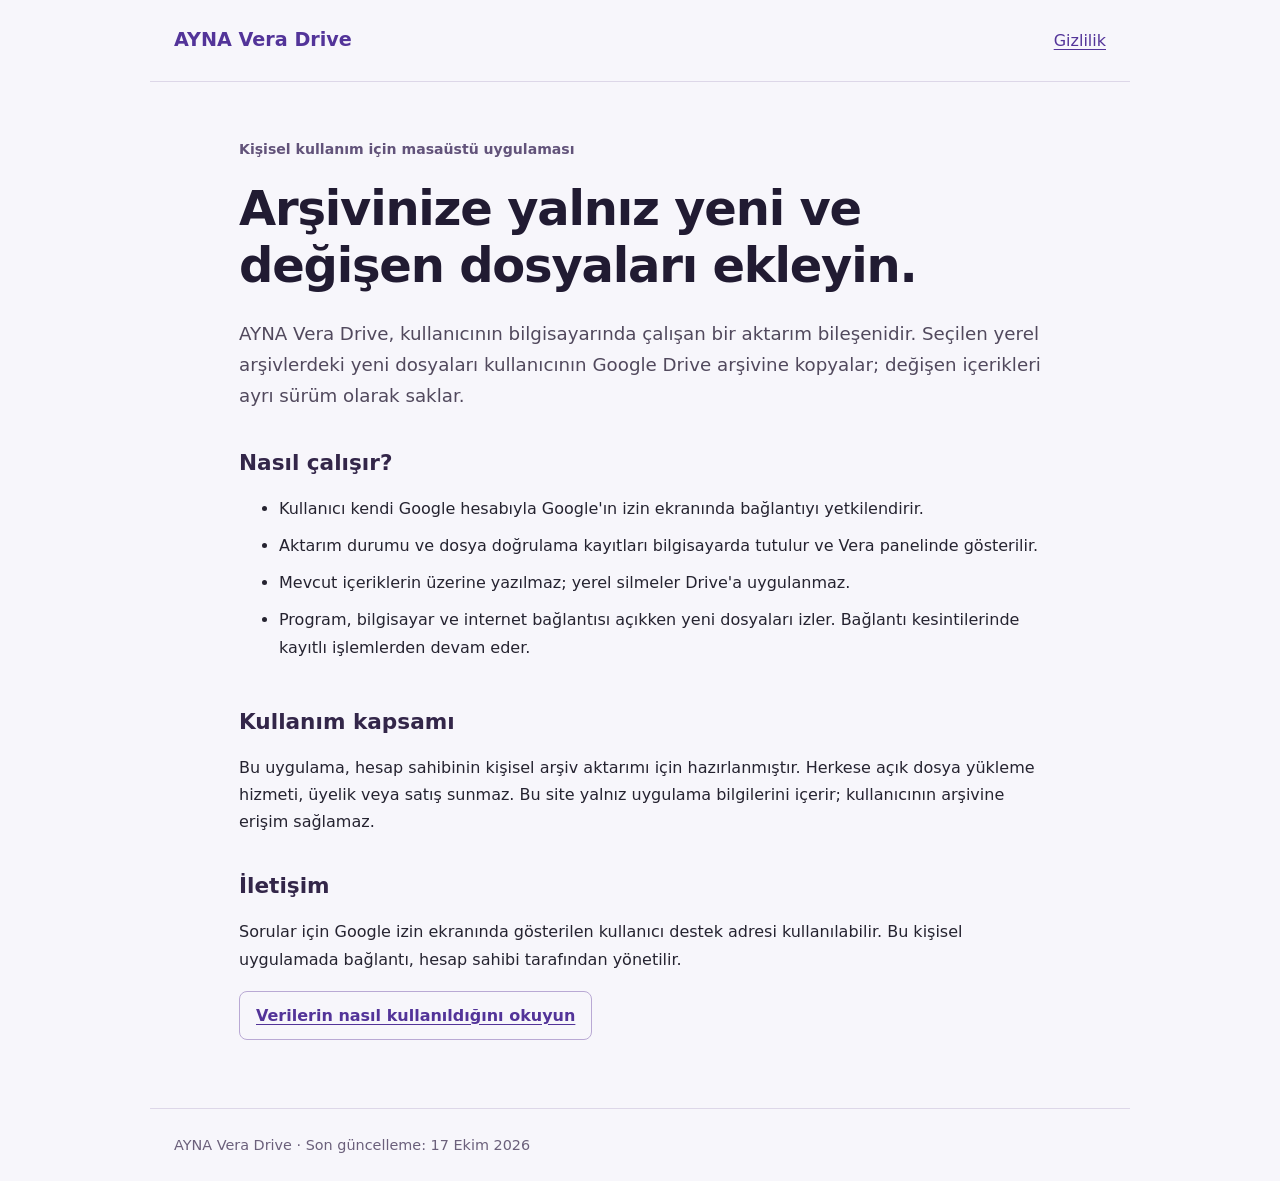
<file: index.html>
<!doctype html>
<html lang="tr">
<head>
  <meta charset="utf-8">
  <meta name="viewport" content="width=device-width, initial-scale=1">
  <meta name="description" content="AYNA Vera Drive kişisel arşiv aktarım uygulaması hakkında bilgi.">
  <title>AYNA Vera Drive — Kişisel arşiv aktarımı</title>
  <link rel="stylesheet" href="style.css">
</head>
<body>
  <header><a class="brand" href="index.html">AYNA Vera Drive</a><nav aria-label="Ana menü"><a href="privacy.html">Gizlilik</a></nav></header>
  <main>
    <p class="eyebrow">Kişisel kullanım için masaüstü uygulaması</p>
    <h1>Arşivinize yalnız yeni ve değişen dosyaları ekleyin.</h1>
    <p class="lead">AYNA Vera Drive, kullanıcının bilgisayarında çalışan bir aktarım bileşenidir. Seçilen yerel arşivlerdeki yeni dosyaları kullanıcının Google Drive arşivine kopyalar; değişen içerikleri ayrı sürüm olarak saklar.</p>
    <section aria-labelledby="working"><h2 id="working">Nasıl çalışır?</h2>
      <ul><li>Kullanıcı kendi Google hesabıyla Google'ın izin ekranında bağlantıyı yetkilendirir.</li><li>Aktarım durumu ve dosya doğrulama kayıtları bilgisayarda tutulur ve Vera panelinde gösterilir.</li><li>Mevcut içeriklerin üzerine yazılmaz; yerel silmeler Drive'a uygulanmaz.</li><li>Program, bilgisayar ve internet bağlantısı açıkken yeni dosyaları izler. Bağlantı kesintilerinde kayıtlı işlemlerden devam eder.</li></ul>
    </section>
    <section aria-labelledby="scope"><h2 id="scope">Kullanım kapsamı</h2><p>Bu uygulama, hesap sahibinin kişisel arşiv aktarımı için hazırlanmıştır. Herkese açık dosya yükleme hizmeti, üyelik veya satış sunmaz. Bu site yalnız uygulama bilgilerini içerir; kullanıcının arşivine erişim sağlamaz.</p></section>
    <section aria-labelledby="contact"><h2 id="contact">İletişim</h2><p>Sorular için Google izin ekranında gösterilen kullanıcı destek adresi kullanılabilir. Bu kişisel uygulamada bağlantı, hesap sahibi tarafından yönetilir.</p><p><a class="action" href="privacy.html">Verilerin nasıl kullanıldığını okuyun</a></p></section>
  </main>
  <footer>AYNA Vera Drive · Son güncelleme: 17 Ekim 2026</footer>
</body>
</html>
</file>
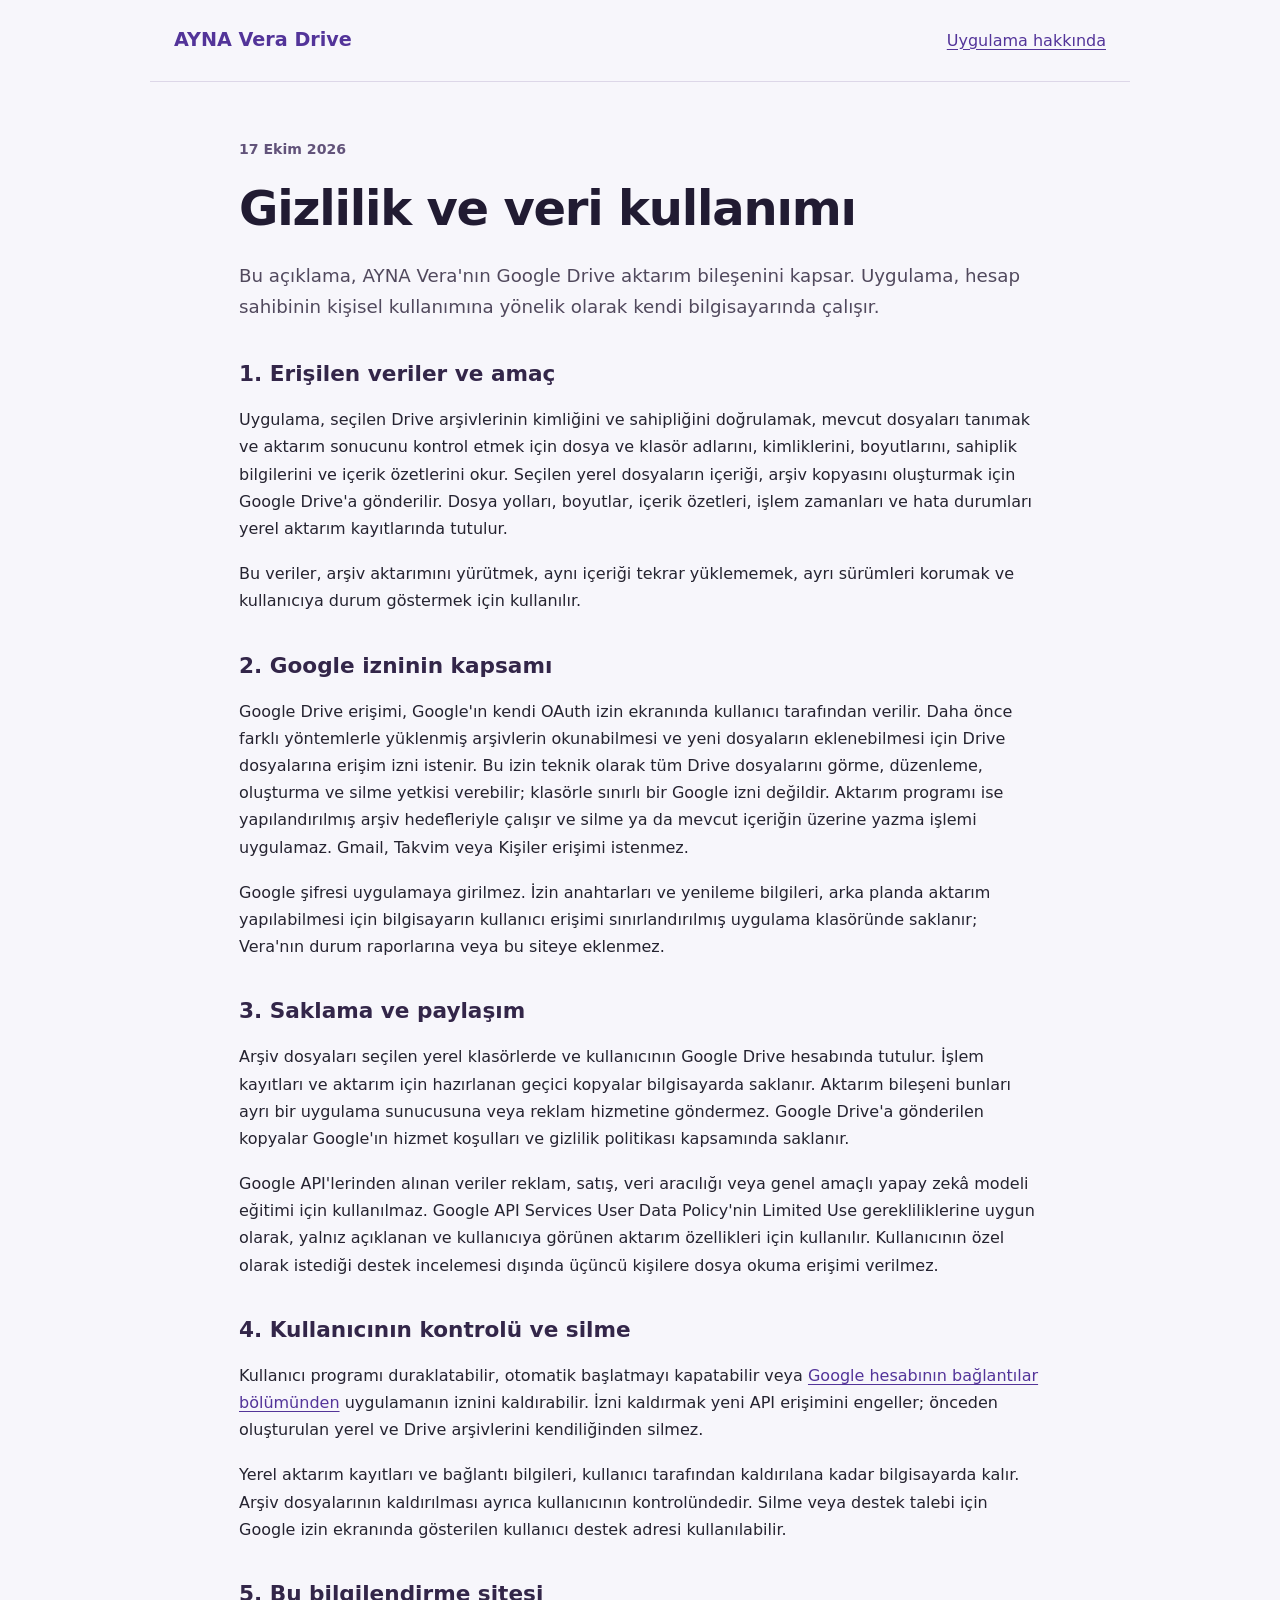
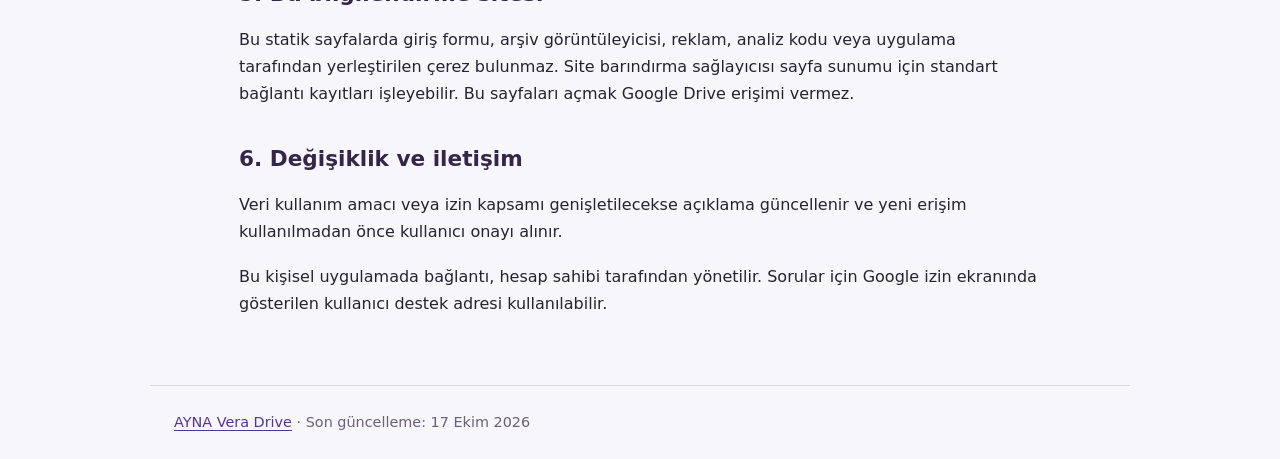
<file: privacy.html>
<!doctype html>
<html lang="tr">
<head>
  <meta charset="utf-8">
  <meta name="viewport" content="width=device-width, initial-scale=1">
  <meta name="description" content="AYNA Vera Drive uygulamasının Google Drive verilerini kullanımı, saklama ve erişim açıklaması.">
  <title>Gizlilik — AYNA Vera Drive</title>
  <link rel="stylesheet" href="style.css">
</head>
<body>
  <header><a class="brand" href="index.html">AYNA Vera Drive</a><nav aria-label="Ana menü"><a href="index.html">Uygulama hakkında</a></nav></header>
  <main>
    <p class="eyebrow">17 Ekim 2026</p><h1>Gizlilik ve veri kullanımı</h1>
    <p class="lead">Bu açıklama, AYNA Vera'nın Google Drive aktarım bileşenini kapsar. Uygulama, hesap sahibinin kişisel kullanımına yönelik olarak kendi bilgisayarında çalışır.</p>
    <section><h2>1. Erişilen veriler ve amaç</h2><p>Uygulama, seçilen Drive arşivlerinin kimliğini ve sahipliğini doğrulamak, mevcut dosyaları tanımak ve aktarım sonucunu kontrol etmek için dosya ve klasör adlarını, kimliklerini, boyutlarını, sahiplik bilgilerini ve içerik özetlerini okur. Seçilen yerel dosyaların içeriği, arşiv kopyasını oluşturmak için Google Drive'a gönderilir. Dosya yolları, boyutlar, içerik özetleri, işlem zamanları ve hata durumları yerel aktarım kayıtlarında tutulur.</p><p>Bu veriler, arşiv aktarımını yürütmek, aynı içeriği tekrar yüklememek, ayrı sürümleri korumak ve kullanıcıya durum göstermek için kullanılır.</p></section>
    <section><h2>2. Google izninin kapsamı</h2><p>Google Drive erişimi, Google'ın kendi OAuth izin ekranında kullanıcı tarafından verilir. Daha önce farklı yöntemlerle yüklenmiş arşivlerin okunabilmesi ve yeni dosyaların eklenebilmesi için Drive dosyalarına erişim izni istenir. Bu izin teknik olarak tüm Drive dosyalarını görme, düzenleme, oluşturma ve silme yetkisi verebilir; klasörle sınırlı bir Google izni değildir. Aktarım programı ise yapılandırılmış arşiv hedefleriyle çalışır ve silme ya da mevcut içeriğin üzerine yazma işlemi uygulamaz. Gmail, Takvim veya Kişiler erişimi istenmez.</p><p>Google şifresi uygulamaya girilmez. İzin anahtarları ve yenileme bilgileri, arka planda aktarım yapılabilmesi için bilgisayarın kullanıcı erişimi sınırlandırılmış uygulama klasöründe saklanır; Vera'nın durum raporlarına veya bu siteye eklenmez.</p></section>
    <section><h2>3. Saklama ve paylaşım</h2><p>Arşiv dosyaları seçilen yerel klasörlerde ve kullanıcının Google Drive hesabında tutulur. İşlem kayıtları ve aktarım için hazırlanan geçici kopyalar bilgisayarda saklanır. Aktarım bileşeni bunları ayrı bir uygulama sunucusuna veya reklam hizmetine göndermez. Google Drive'a gönderilen kopyalar Google'ın hizmet koşulları ve gizlilik politikası kapsamında saklanır.</p><p>Google API'lerinden alınan veriler reklam, satış, veri aracılığı veya genel amaçlı yapay zekâ modeli eğitimi için kullanılmaz. Google API Services User Data Policy'nin Limited Use gerekliliklerine uygun olarak, yalnız açıklanan ve kullanıcıya görünen aktarım özellikleri için kullanılır. Kullanıcının özel olarak istediği destek incelemesi dışında üçüncü kişilere dosya okuma erişimi verilmez.</p></section>
    <section><h2>4. Kullanıcının kontrolü ve silme</h2><p>Kullanıcı programı duraklatabilir, otomatik başlatmayı kapatabilir veya <a href="https://myaccount.google.com/connections">Google hesabının bağlantılar bölümünden</a> uygulamanın iznini kaldırabilir. İzni kaldırmak yeni API erişimini engeller; önceden oluşturulan yerel ve Drive arşivlerini kendiliğinden silmez.</p><p>Yerel aktarım kayıtları ve bağlantı bilgileri, kullanıcı tarafından kaldırılana kadar bilgisayarda kalır. Arşiv dosyalarının kaldırılması ayrıca kullanıcının kontrolündedir. Silme veya destek talebi için Google izin ekranında gösterilen kullanıcı destek adresi kullanılabilir.</p></section>
    <section><h2>5. Bu bilgilendirme sitesi</h2><p>Bu statik sayfalarda giriş formu, arşiv görüntüleyicisi, reklam, analiz kodu veya uygulama tarafından yerleştirilen çerez bulunmaz. Site barındırma sağlayıcısı sayfa sunumu için standart bağlantı kayıtları işleyebilir. Bu sayfaları açmak Google Drive erişimi vermez.</p></section>
    <section><h2>6. Değişiklik ve iletişim</h2><p>Veri kullanım amacı veya izin kapsamı genişletilecekse açıklama güncellenir ve yeni erişim kullanılmadan önce kullanıcı onayı alınır.</p><p>Bu kişisel uygulamada bağlantı, hesap sahibi tarafından yönetilir. Sorular için Google izin ekranında gösterilen kullanıcı destek adresi kullanılabilir.</p></section>
  </main>
  <footer><a href="index.html">AYNA Vera Drive</a> · Son güncelleme: 17 Ekim 2026</footer>
</body>
</html>
</file>
<file: style.css>
:root{color-scheme:light;font-family:system-ui,-apple-system,"Segoe UI",sans-serif;color:#252330;background:#f7f6fb;line-height:1.7}*{box-sizing:border-box}body{margin:0}header{max-width:980px;margin:auto;padding:24px;display:flex;align-items:center;justify-content:space-between;gap:24px;border-bottom:1px solid #ddd7e8}.brand{font-size:1.2rem;font-weight:750;text-decoration:none}a{color:#533499;text-underline-offset:3px}a:focus-visible{outline:3px solid #7451bb;outline-offset:5px}main{max-width:850px;margin:0 auto;padding:56px 24px 32px}h1{font-size:clamp(2rem,5vw,3rem);line-height:1.2;letter-spacing:-.025em;margin:12px 0 24px;color:#211b32}h2{font-size:1.35rem;line-height:1.35;color:#332649}p{margin:0 0 18px}.eyebrow{font-size:.88rem;font-weight:650;color:#62537a}.lead{font-size:1.14rem;color:#51495d}section{margin:36px 0}li{padding-bottom:10px}.action{display:inline-block;padding:10px 16px;border:1px solid #b9a9d4;border-radius:8px;font-weight:600}footer{max-width:980px;margin:auto;padding:24px;color:#6b607b;border-top:1px solid #ddd7e8;font-size:.9rem}@media(max-width:480px){header{align-items:flex-start;flex-direction:column;gap:8px}main{padding-top:32px}}
</file>
